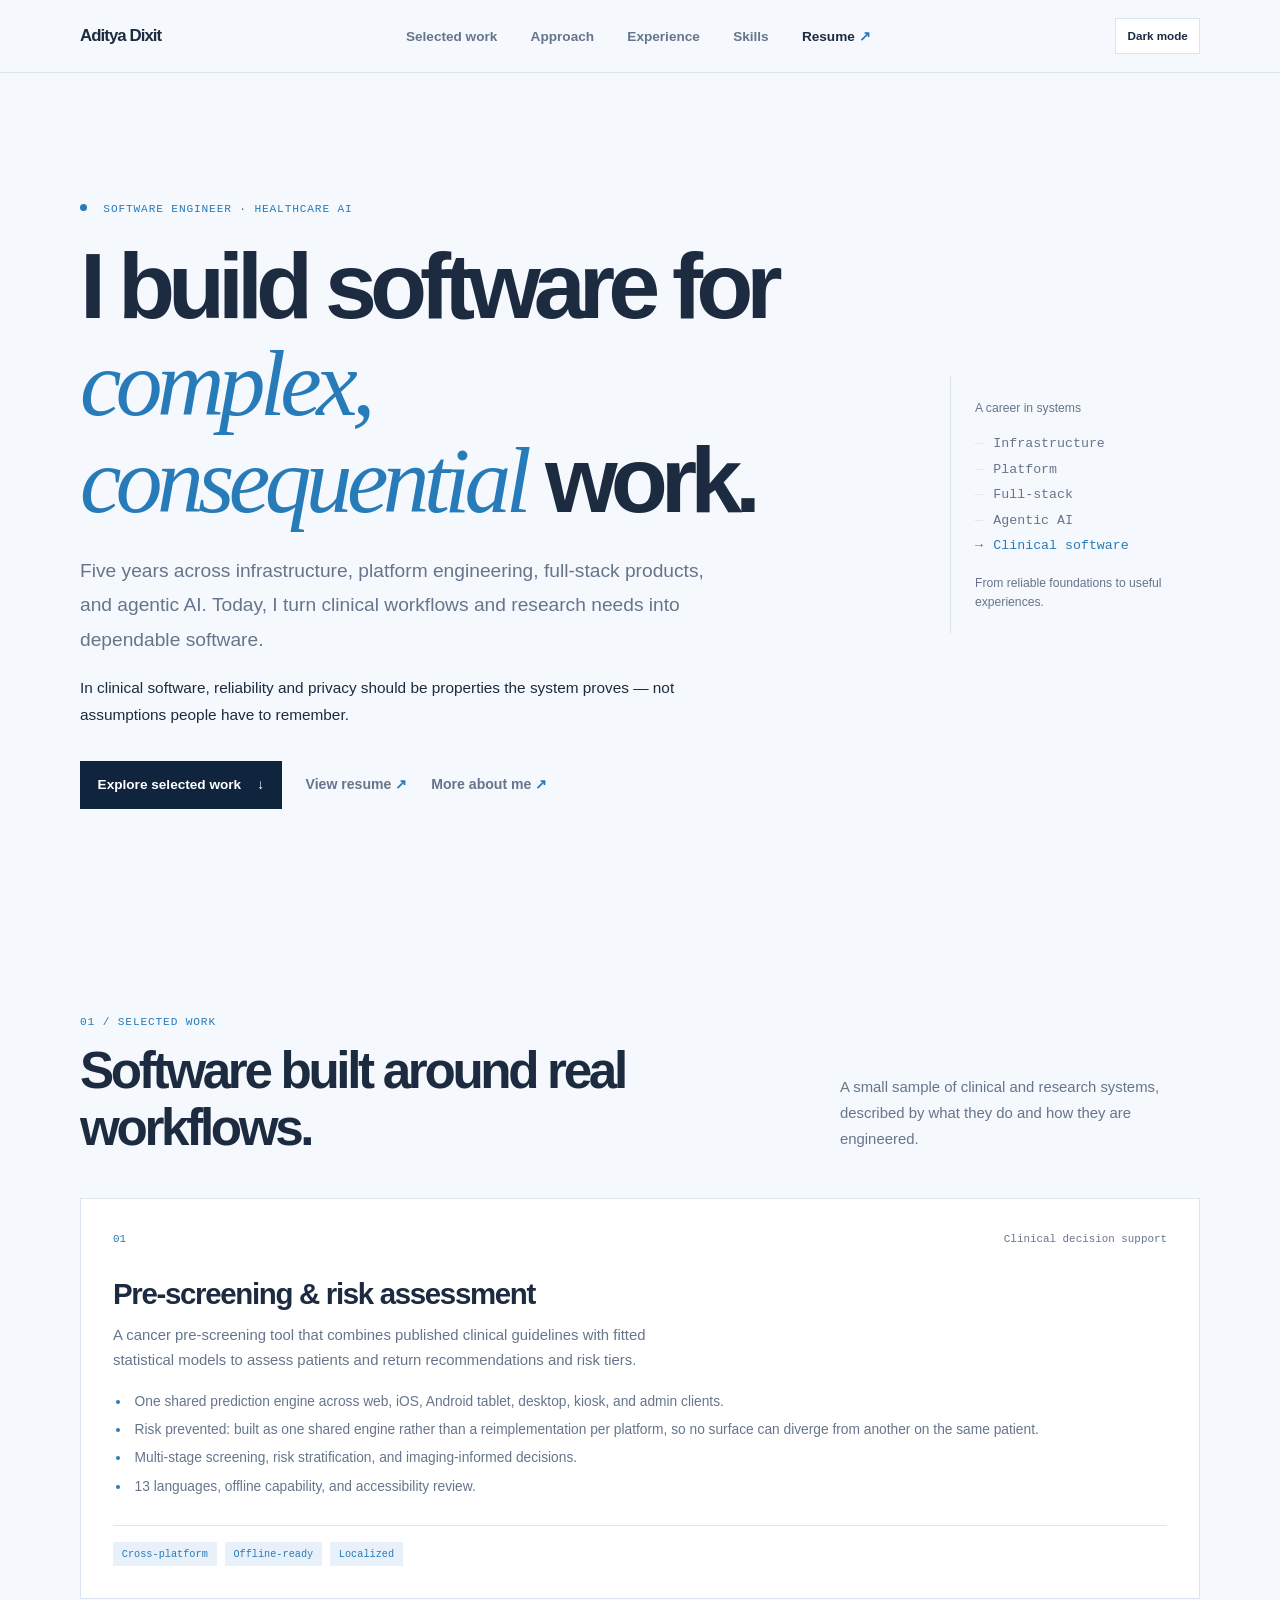
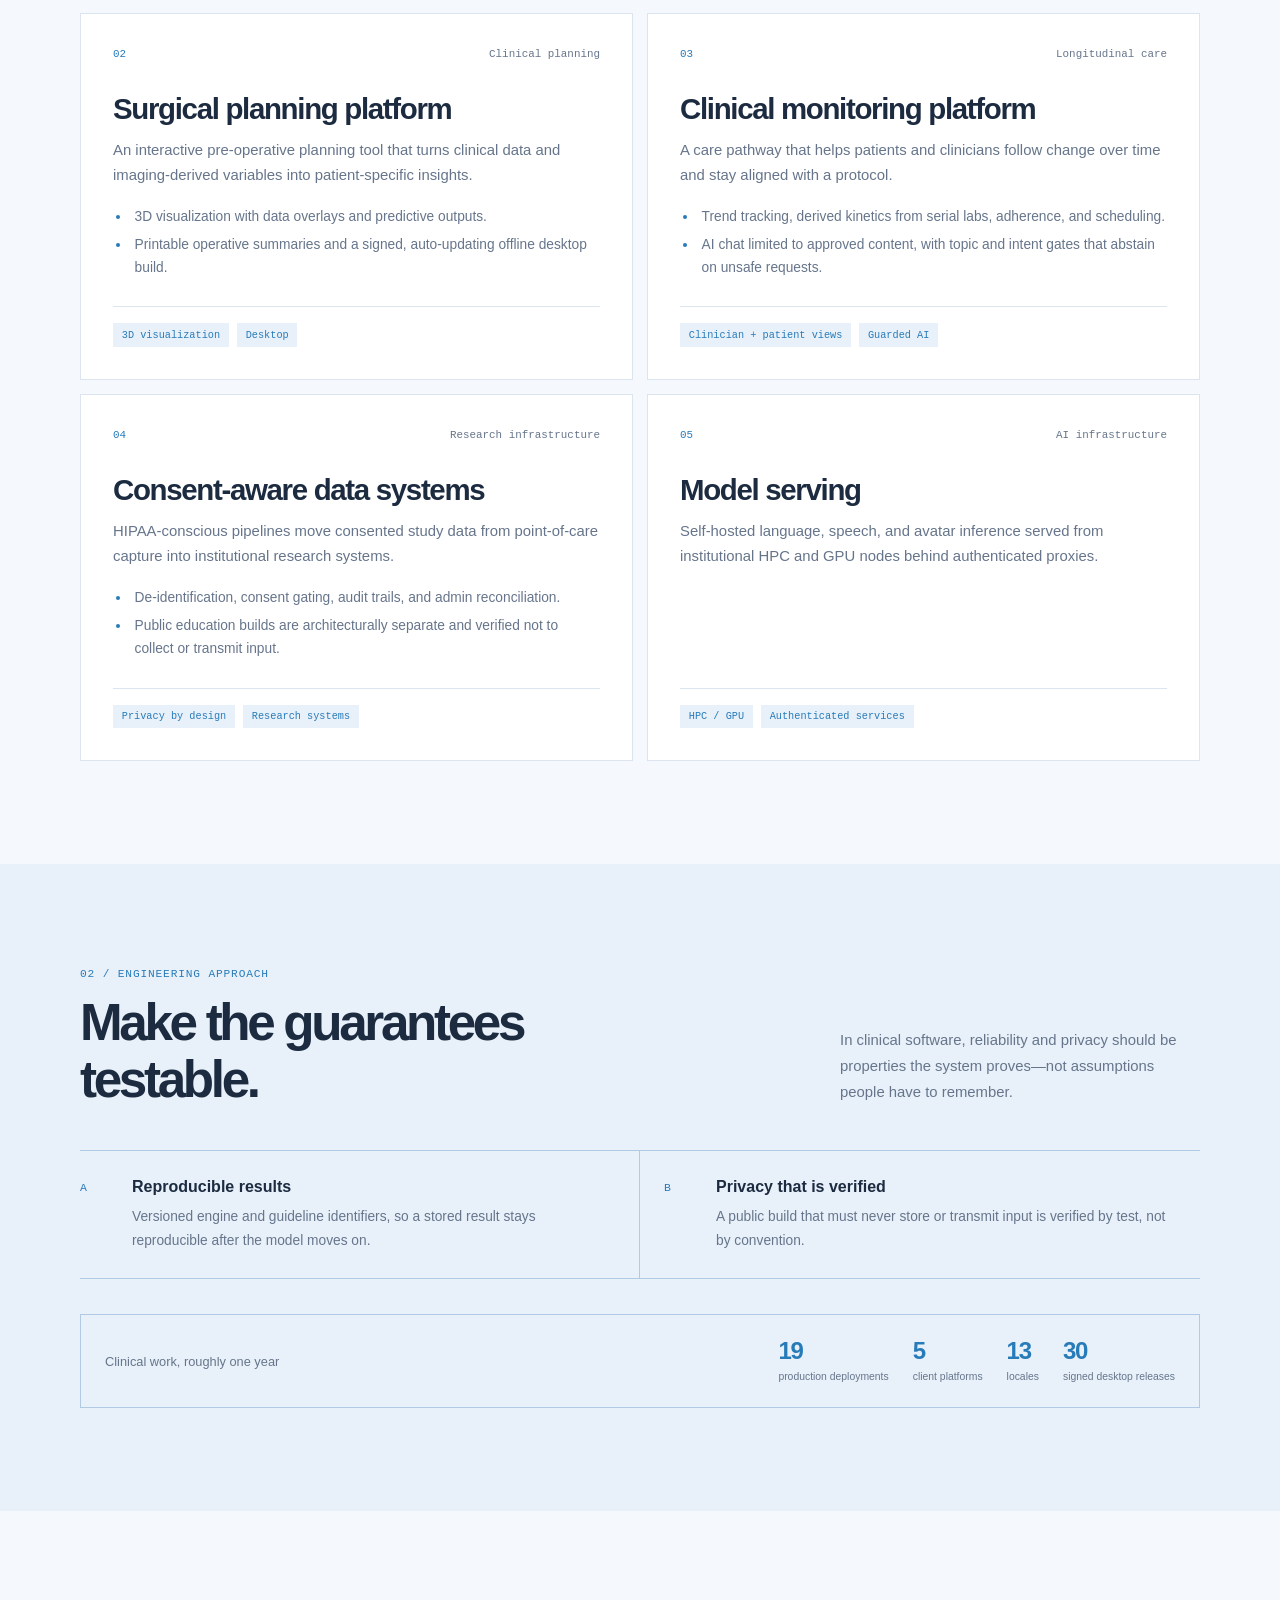
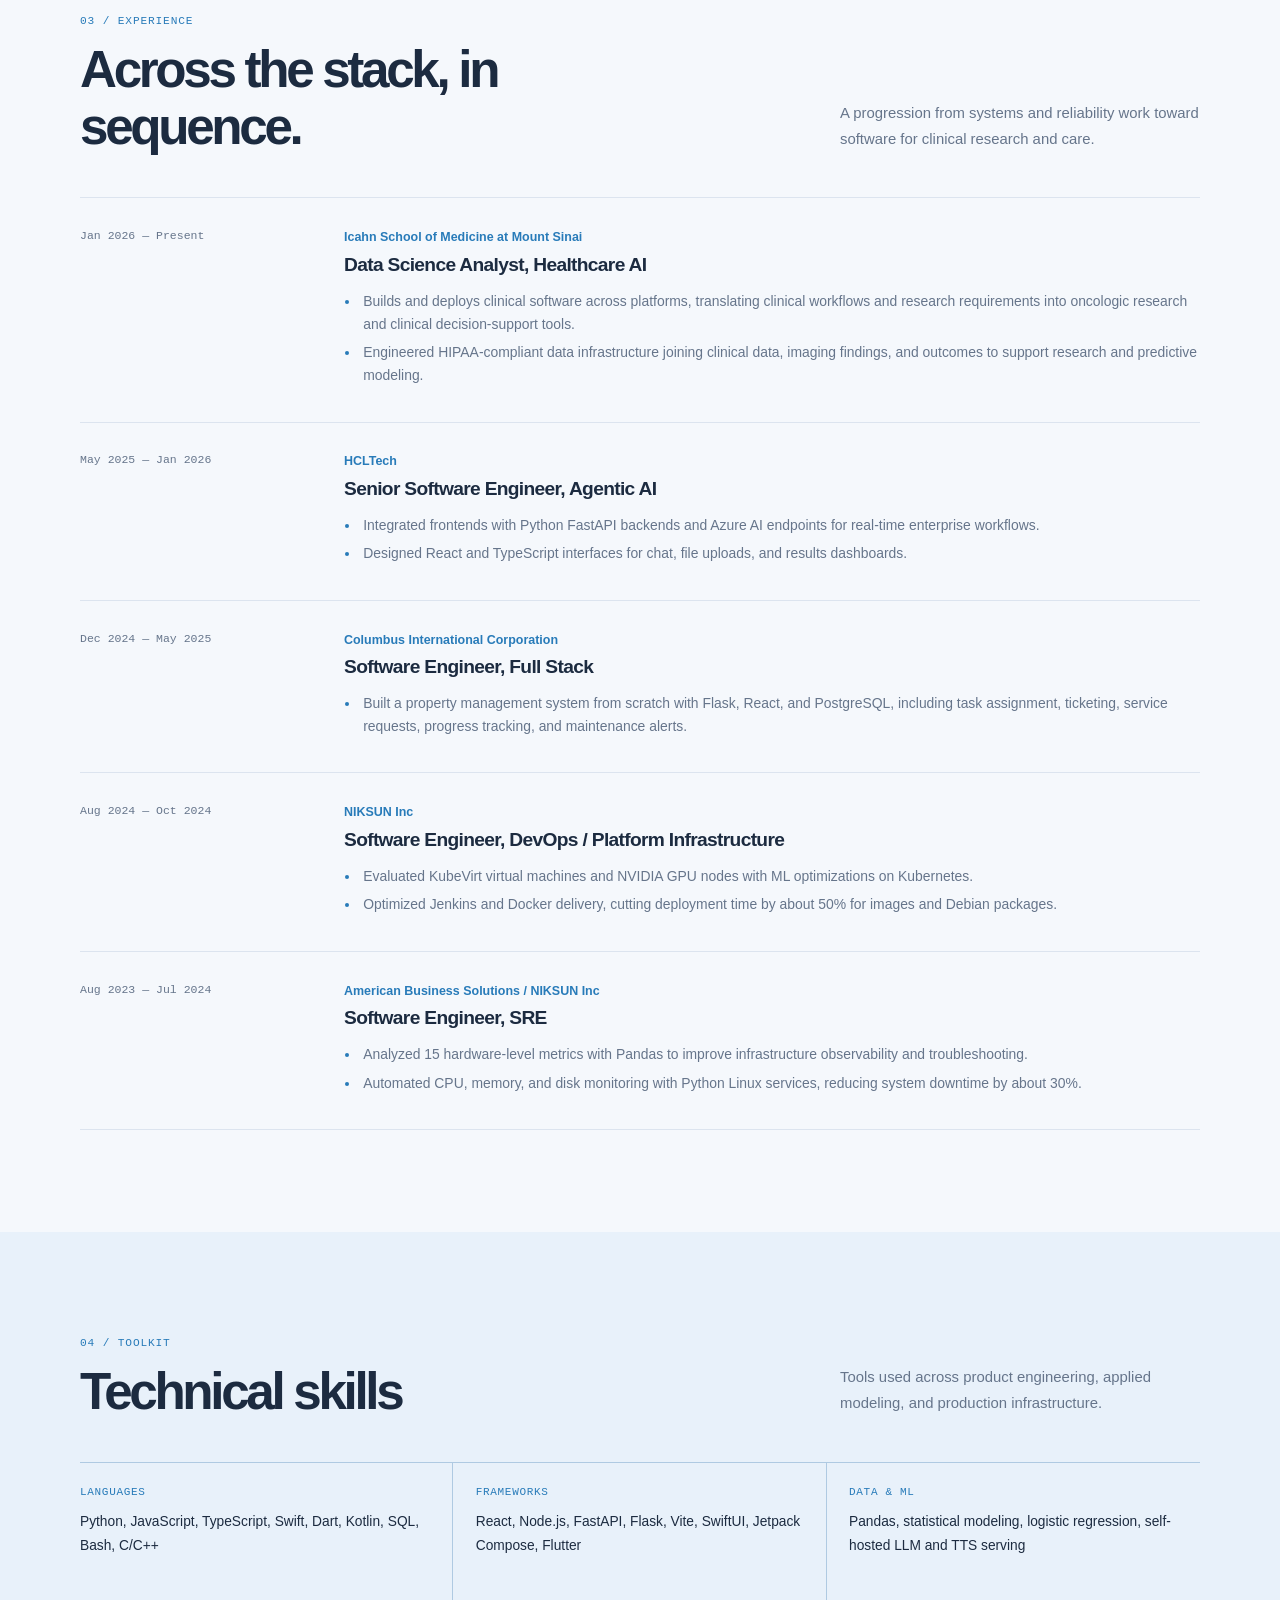
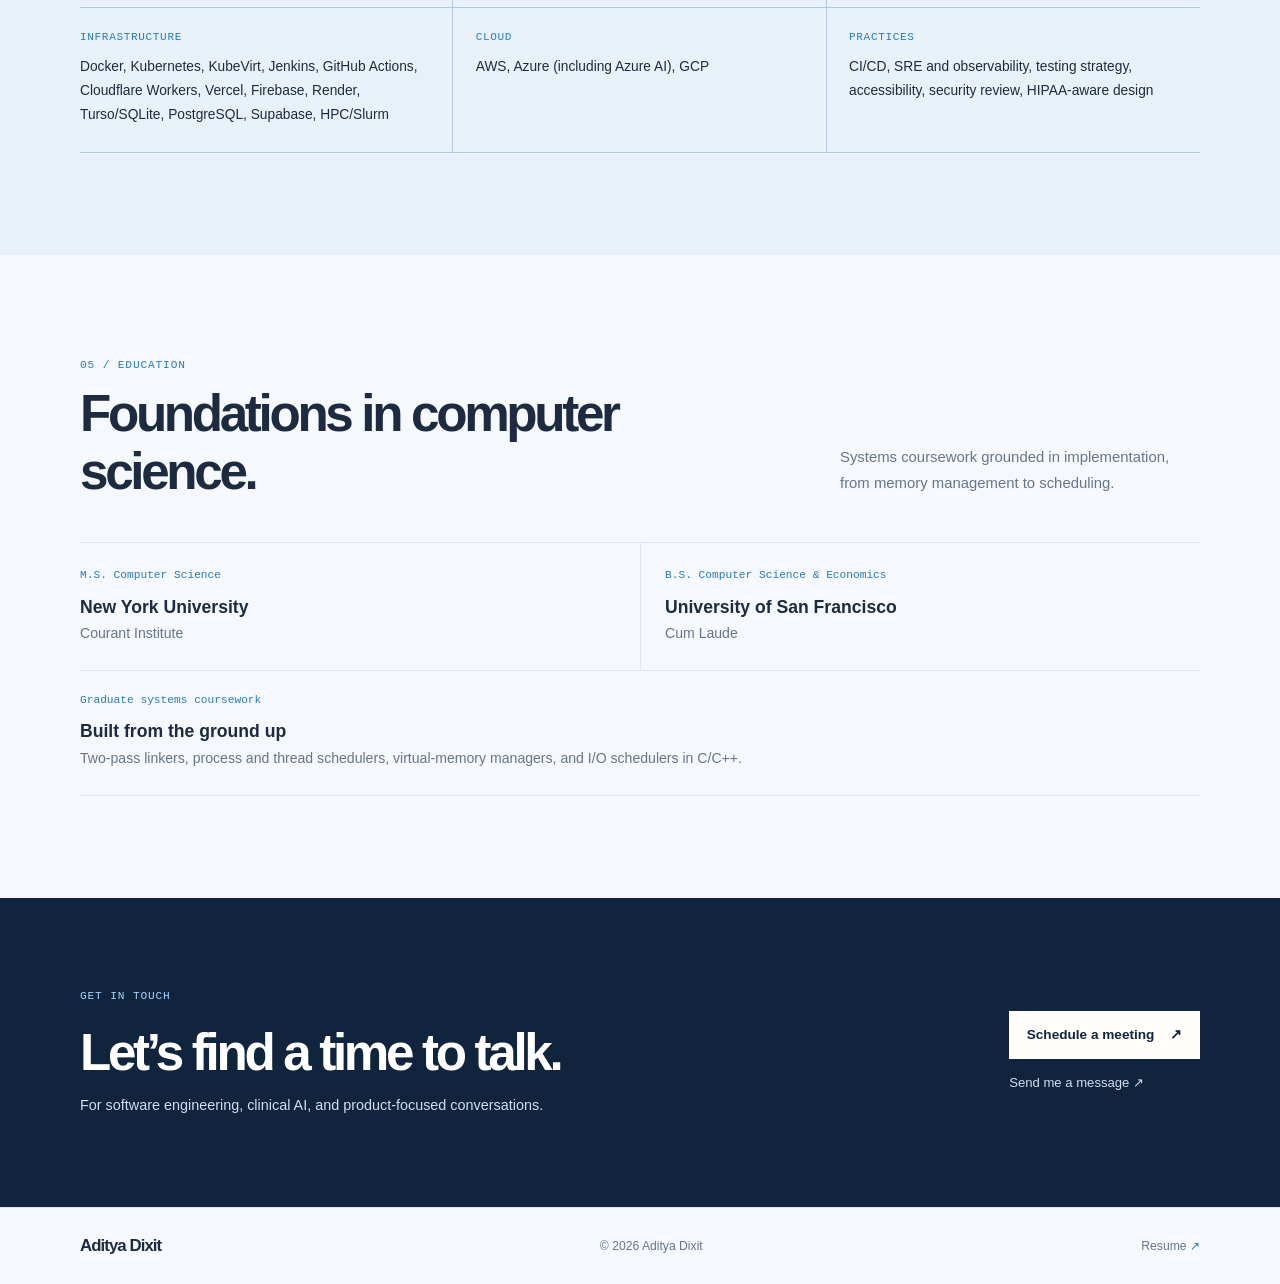
<file: index.html>
<!DOCTYPE html>
<html lang="en">
<head>
  <meta charset="UTF-8" />
  <meta name="viewport" content="width=device-width, initial-scale=1.0" />
  <meta name="theme-color" content="#f5f8fc" />
  <meta name="description" content="Aditya Dixit builds clinical AI systems where reliability and privacy are properties the software proves, not assumptions people remember." />
  <title>Aditya Dixit — Clinical AI Systems</title>
  <script>try{const t=localStorage.getItem('site-theme');if(t==='light'||t==='dark')document.documentElement.dataset.theme=t}catch(e){}</script>
  <link rel="stylesheet" href="styles.css" />
</head>
<body>
  <a class="skip-link" href="#main">Skip to content</a>
  <header class="site-header">
    <nav class="nav" aria-label="Main navigation">
      <a class="wordmark" href="#top" aria-label="Aditya Dixit, home">Aditya Dixit</a>
      <ul class="nav-links" id="nav-links">
        <li><a href="#work">Selected work</a></li><li><a href="#approach">Approach</a></li><li><a href="#experience">Experience</a></li><li><a href="#skills">Skills</a></li><li><a class="resume-link" href="/resume.html">Resume <span aria-hidden="true">↗</span></a></li>
      </ul>
      <div class="nav-tools"><button class="theme-toggle" type="button" data-theme-toggle aria-label="Switch to dark mode" aria-pressed="false">Dark mode</button><button class="nav-toggle" aria-label="Open navigation" aria-expanded="false" aria-controls="nav-links"><span></span><span></span></button></div>
    </nav>
  </header>

  <main id="main">
    <section class="intro section-wrap" id="top">
      <div class="intro-copy">
        <p class="eyebrow"><span class="status-dot"></span> Software engineer · Healthcare AI</p>
        <h1>I build software for <em>complex, consequential</em> work.</h1>
        <p class="intro-lede">Five years across infrastructure, platform engineering, full-stack products, and agentic AI. Today, I turn clinical workflows and research needs into dependable software.</p>
        <p class="intro-thesis">In clinical software, reliability and privacy should be properties the system proves — not assumptions people have to remember.</p>
        <div class="intro-actions"><a class="button button-dark" href="#work">Explore selected work <span aria-hidden="true">↓</span></a><a class="text-link" href="/resume.html">View resume <span aria-hidden="true">↗</span></a><a class="text-link" href="https://adityadixit.com" target="_blank" rel="noopener">More about me <span aria-hidden="true">↗</span></a></div>
      </div>
      <aside class="intro-note" aria-label="Career path">
        <p class="note-label">A career in systems</p>
        <ol class="path-list"><li>Infrastructure</li><li>Platform</li><li>Full-stack</li><li>Agentic AI</li><li class="path-current">Clinical software</li></ol>
        <p class="note-foot">From reliable foundations to useful experiences.</p>
      </aside>
    </section>

    <section class="section-wrap section-block" id="work">
      <header class="section-heading"><div><p class="eyebrow">01 / Selected work</p><h2>Software built around real workflows.</h2></div><p class="section-summary">A small sample of clinical and research systems, described by what they do and how they are engineered.</p></header>
      <div class="work-grid">
        <article class="work-card work-featured"><div class="card-top"><span class="card-index">01</span><span class="card-type">Clinical decision support</span></div><h3>Pre-screening &amp; risk assessment</h3><p>A cancer pre-screening tool that combines published clinical guidelines with fitted statistical models to assess patients and return recommendations and risk tiers.</p><ul class="detail-list"><li>One shared prediction engine across web, iOS, Android tablet, desktop, kiosk, and admin clients.</li><li>Risk prevented: built as one shared engine rather than a reimplementation per platform, so no surface can diverge from another on the same patient.</li><li>Multi-stage screening, risk stratification, and imaging-informed decisions.</li><li>13 languages, offline capability, and accessibility review.</li></ul><div class="card-footer"><span>Cross-platform</span><span>Offline-ready</span><span>Localized</span></div></article>
        <article class="work-card"><div class="card-top"><span class="card-index">02</span><span class="card-type">Clinical planning</span></div><h3>Surgical planning platform</h3><p>An interactive pre-operative planning tool that turns clinical data and imaging-derived variables into patient-specific insights.</p><ul class="detail-list"><li>3D visualization with data overlays and predictive outputs.</li><li>Printable operative summaries and a signed, auto-updating offline desktop build.</li></ul><div class="card-footer"><span>3D visualization</span><span>Desktop</span></div></article>
        <article class="work-card"><div class="card-top"><span class="card-index">03</span><span class="card-type">Longitudinal care</span></div><h3>Clinical monitoring platform</h3><p>A care pathway that helps patients and clinicians follow change over time and stay aligned with a protocol.</p><ul class="detail-list"><li>Trend tracking, derived kinetics from serial labs, adherence, and scheduling.</li><li>AI chat limited to approved content, with topic and intent gates that abstain on unsafe requests.</li></ul><div class="card-footer"><span>Clinician + patient views</span><span>Guarded AI</span></div></article>
        <article class="work-card"><div class="card-top"><span class="card-index">04</span><span class="card-type">Research infrastructure</span></div><h3>Consent-aware data systems</h3><p>HIPAA-conscious pipelines move consented study data from point-of-care capture into institutional research systems.</p><ul class="detail-list"><li>De-identification, consent gating, audit trails, and admin reconciliation.</li><li>Public education builds are architecturally separate and verified not to collect or transmit input.</li></ul><div class="card-footer"><span>Privacy by design</span><span>Research systems</span></div></article>
        <article class="work-card"><div class="card-top"><span class="card-index">05</span><span class="card-type">AI infrastructure</span></div><h3>Model serving</h3><p>Self-hosted language, speech, and avatar inference served from institutional HPC and GPU nodes behind authenticated proxies.</p><div class="card-footer"><span>HPC / GPU</span><span>Authenticated services</span></div></article>
      </div>
    </section>

    <section class="approach-section" id="approach"><div class="section-wrap section-block"><header class="section-heading"><div><p class="eyebrow">02 / Engineering approach</p><h2>Make the guarantees testable.</h2></div><p class="section-summary">In clinical software, reliability and privacy should be properties the system proves—not assumptions people have to remember.</p></header>
      <div class="approach-grid">
        <article class="principle"><span class="principle-number">A</span><div><h3>Reproducible results</h3><p>Versioned engine and guideline identifiers, so a stored result stays reproducible after the model moves on.</p></div></article>
        <article class="principle"><span class="principle-number">B</span><div><h3>Privacy that is verified</h3><p>A public build that must never store or transmit input is verified by test, not by convention.</p></div></article>
      </div>
      <div class="scale-strip"><p>Clinical work, roughly one year</p><div><strong>19</strong><span>production deployments</span></div><div><strong>5</strong><span>client platforms</span></div><div><strong>13</strong><span>locales</span></div><div><strong>30</strong><span>signed desktop releases</span></div></div>
    </div></section>

    <section class="section-wrap section-block" id="experience"><header class="section-heading"><div><p class="eyebrow">03 / Experience</p><h2>Across the stack, in sequence.</h2></div><p class="section-summary">A progression from systems and reliability work toward software for clinical research and care.</p></header>
      <div class="timeline">
        <article class="timeline-item"><div class="timeline-date">Jan 2026 — Present</div><div class="timeline-body"><p class="timeline-company">Icahn School of Medicine at Mount Sinai</p><h3>Data Science Analyst, Healthcare AI</h3><ul><li>Builds and deploys clinical software across platforms, translating clinical workflows and research requirements into oncologic research and clinical decision-support tools.</li><li>Engineered HIPAA-compliant data infrastructure joining clinical data, imaging findings, and outcomes to support research and predictive modeling.</li></ul></div></article>
        <article class="timeline-item"><div class="timeline-date">May 2025 — Jan 2026</div><div class="timeline-body"><p class="timeline-company">HCLTech</p><h3>Senior Software Engineer, Agentic AI</h3><ul><li>Integrated frontends with Python FastAPI backends and Azure AI endpoints for real-time enterprise workflows.</li><li>Designed React and TypeScript interfaces for chat, file uploads, and results dashboards.</li></ul></div></article>
        <article class="timeline-item"><div class="timeline-date">Dec 2024 — May 2025</div><div class="timeline-body"><p class="timeline-company">Columbus International Corporation</p><h3>Software Engineer, Full Stack</h3><ul><li>Built a property management system from scratch with Flask, React, and PostgreSQL, including task assignment, ticketing, service requests, progress tracking, and maintenance alerts.</li></ul></div></article>
        <article class="timeline-item"><div class="timeline-date">Aug 2024 — Oct 2024</div><div class="timeline-body"><p class="timeline-company">NIKSUN Inc</p><h3>Software Engineer, DevOps / Platform Infrastructure</h3><ul><li>Evaluated KubeVirt virtual machines and NVIDIA GPU nodes with ML optimizations on Kubernetes.</li><li>Optimized Jenkins and Docker delivery, cutting deployment time by about 50% for images and Debian packages.</li></ul></div></article>
        <article class="timeline-item"><div class="timeline-date">Aug 2023 — Jul 2024</div><div class="timeline-body"><p class="timeline-company">American Business Solutions / NIKSUN Inc</p><h3>Software Engineer, SRE</h3><ul><li>Analyzed 15 hardware-level metrics with Pandas to improve infrastructure observability and troubleshooting.</li><li>Automated CPU, memory, and disk monitoring with Python Linux services, reducing system downtime by about 30%.</li></ul></div></article>
      </div>
    </section>

    <section class="skills-section" id="skills"><div class="section-wrap section-block"><header class="section-heading"><div><p class="eyebrow">04 / Toolkit</p><h2>Technical skills</h2></div><p class="section-summary">Tools used across product engineering, applied modeling, and production infrastructure.</p></header>
      <div class="skills-grid"><div class="skill-group"><h3>Languages</h3><p>Python, JavaScript, TypeScript, Swift, Dart, Kotlin, SQL, Bash, C/C++</p></div><div class="skill-group"><h3>Frameworks</h3><p>React, Node.js, FastAPI, Flask, Vite, SwiftUI, Jetpack Compose, Flutter</p></div><div class="skill-group"><h3>Data &amp; ML</h3><p>Pandas, statistical modeling, logistic regression, self-hosted LLM and TTS serving</p></div><div class="skill-group"><h3>Infrastructure</h3><p>Docker, Kubernetes, KubeVirt, Jenkins, GitHub Actions, Cloudflare Workers, Vercel, Firebase, Render, Turso/SQLite, PostgreSQL, Supabase, HPC/Slurm</p></div><div class="skill-group"><h3>Cloud</h3><p>AWS, Azure (including Azure AI), GCP</p></div><div class="skill-group"><h3>Practices</h3><p>CI/CD, SRE and observability, testing strategy, accessibility, security review, HIPAA-aware design</p></div></div>
    </div></section>

    <section class="section-wrap section-block education-section" id="education"><header class="section-heading"><div><p class="eyebrow">05 / Education</p><h2>Foundations in computer science.</h2></div><p class="section-summary">Systems coursework grounded in implementation, from memory management to scheduling.</p></header>
      <div class="education-grid"><article><p class="education-degree">M.S. Computer Science</p><h3>New York University</h3><p>Courant Institute</p></article><article><p class="education-degree">B.S. Computer Science &amp; Economics</p><h3>University of San Francisco</h3><p>Cum Laude</p></article><article class="coursework"><p class="education-degree">Graduate systems coursework</p><h3>Built from the ground up</h3><p>Two-pass linkers, process and thread schedulers, virtual-memory managers, and I/O schedulers in C/C++.</p></article></div>
    </section>

    <section class="contact-section" id="contact"><div class="section-wrap contact-inner"><div><p class="eyebrow">Get in touch</p><h2>Let’s find a time to talk.</h2><p>For software engineering, clinical AI, and product-focused conversations.</p></div><div class="contact-actions"><a class="button button-light" href="https://calendly.com/adidix/30min" target="_blank" rel="noopener">Schedule a meeting <span aria-hidden="true">↗</span></a><a class="contact-secondary" href="https://adityadixit.com/contact/" target="_blank" rel="noopener">Send me a message <span aria-hidden="true">↗</span></a></div></div></section>
  </main>
  <footer class="site-footer"><div class="section-wrap footer-inner"><a class="wordmark" href="#top">Aditya Dixit</a><p>© <span id="year"></span> Aditya Dixit</p><a href="/resume.html">Resume <span aria-hidden="true">↗</span></a></div></footer>
  <script src="main.js"></script>
</body>
</html>
</file>
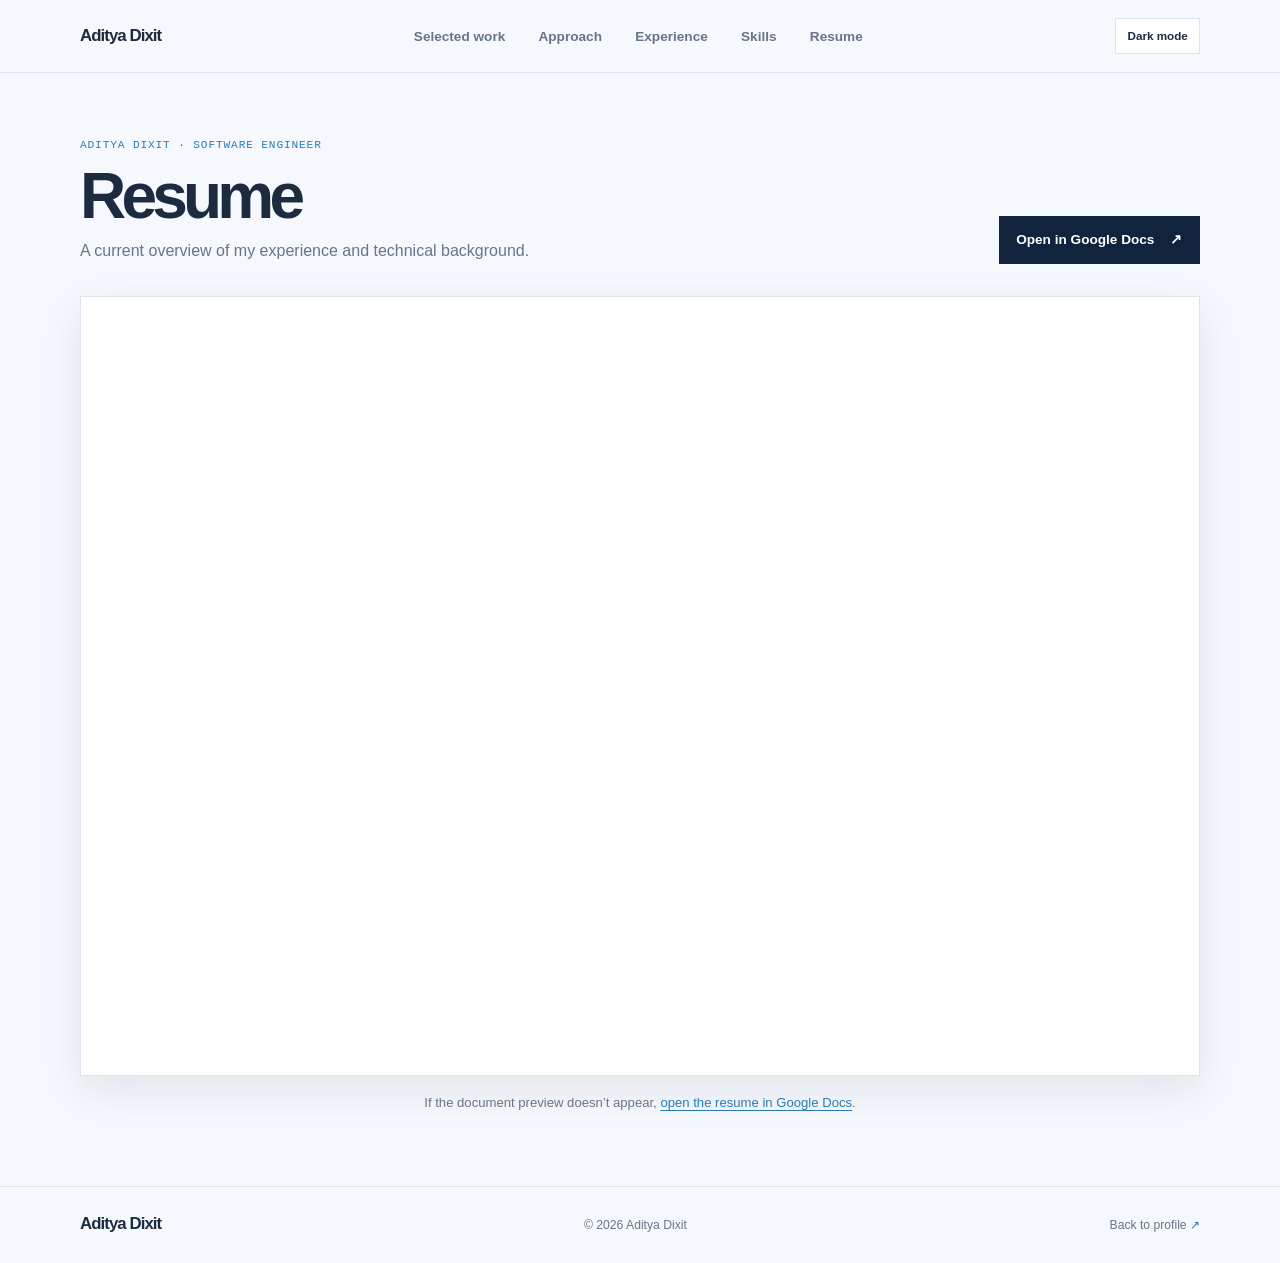
<file: resume.html>
<!DOCTYPE html>
<html lang="en">
<head>
  <meta charset="UTF-8" />
  <meta name="viewport" content="width=device-width, initial-scale=1.0" />
  <meta name="theme-color" content="#f5f8fc" />
  <meta name="description" content="Resume for Aditya Dixit, software engineer working in healthcare AI." />
  <title>Resume · Aditya Dixit</title>
  <script>try{const t=localStorage.getItem('site-theme');if(t==='light'||t==='dark')document.documentElement.dataset.theme=t}catch(e){}</script>
  <link rel="stylesheet" href="styles.css" />
</head>
<body>
  <a class="skip-link" href="#main">Skip to content</a>
  <header class="site-header">
    <nav class="nav" aria-label="Main navigation">
      <a class="wordmark" href="/" aria-label="Aditya Dixit, home">Aditya Dixit</a>
      <ul class="nav-links" id="nav-links">
        <li><a href="/#work">Selected work</a></li>
        <li><a href="/#approach">Approach</a></li>
        <li><a href="/#experience">Experience</a></li>
        <li><a href="/#skills">Skills</a></li>
        <li><a href="/resume.html" aria-current="page">Resume</a></li>
      </ul>
      <div class="nav-tools"><button class="theme-toggle" type="button" data-theme-toggle aria-label="Switch to dark mode" aria-pressed="false">Dark mode</button><button class="nav-toggle" aria-label="Open navigation" aria-expanded="false" aria-controls="nav-links"><span></span><span></span></button></div>
    </nav>
  </header>

  <main id="main" class="section-wrap resume-main">
    <section class="resume-heading">
      <div>
        <p class="eyebrow">Aditya Dixit · Software Engineer</p>
        <h1>Resume</h1>
        <p class="resume-description">A current overview of my experience and technical background.</p>
      </div>
      <a class="button button-dark resume-open" href="https://docs.google.com/document/d/1rHbs2IAb6PIX2VU8KmDwjcn98vWLpDRbY7W3pXLBNvE/edit?usp=sharing" target="_blank" rel="noopener">Open in Google Docs <span aria-hidden="true">↗</span></a>
    </section>

    <div class="resume-embed-wrap">
      <iframe
        class="resume-embed"
        title="Aditya Dixit resume in Google Docs"
        src="https://docs.google.com/document/d/1rHbs2IAb6PIX2VU8KmDwjcn98vWLpDRbY7W3pXLBNvE/preview"
        loading="eager"
        referrerpolicy="strict-origin-when-cross-origin"
        allowfullscreen>
      </iframe>
    </div>
    <p class="resume-fallback">If the document preview doesn’t appear, <a href="https://docs.google.com/document/d/1rHbs2IAb6PIX2VU8KmDwjcn98vWLpDRbY7W3pXLBNvE/edit?usp=sharing" target="_blank" rel="noopener">open the resume in Google Docs</a>.</p>
  </main>

  <footer class="site-footer"><div class="section-wrap footer-inner"><a class="wordmark" href="/">Aditya Dixit</a><p>© <span id="year"></span> Aditya Dixit</p><a href="/">Back to profile <span aria-hidden="true">↗</span></a></div></footer>
  <script src="main.js"></script>
</body>
</html>
</file>
<file: styles.css>
:root {
  color-scheme: light;
  --paper: #f5f8fc;
  --surface: #ffffff;
  --ink: #1c2b40;
  --muted: #66758b;
  --line: #dce4ef;
  --accent: #287bb9;
  --accent-light: #e8f1fa;
  --deep: #10243e;
  --white: #ffffff;
  --serif: 'Iowan Old Style', 'Palatino Linotype', Georgia, serif;
  --sans: 'Avenir Next', Avenir, -apple-system, BlinkMacSystemFont, 'Segoe UI', sans-serif;
  --display: 'Avenir Next', Avenir, -apple-system, BlinkMacSystemFont, 'Segoe UI', sans-serif;
  --mono: 'SFMono-Regular', Consolas, 'Liberation Mono', monospace;
  --page: 1120px;
}
@media (prefers-color-scheme: dark) {
  :root { color-scheme:dark; --paper:#0b1020; --surface:#111936; --ink:#e6edf8; --muted:#9eaacf; --line:#24304f; --accent:#49b3ff; --accent-light:#182647; --deep:#10213d; --white:#ffffff; }
}
:root[data-theme="light"] { color-scheme:light; --paper:#f5f8fc; --surface:#ffffff; --ink:#1c2b40; --muted:#66758b; --line:#dce4ef; --accent:#287bb9; --accent-light:#e8f1fa; --deep:#10243e; --white:#ffffff; }
:root[data-theme="dark"] { color-scheme:dark; --paper:#0b1020; --surface:#111936; --ink:#e6edf8; --muted:#9eaacf; --line:#24304f; --accent:#49b3ff; --accent-light:#182647; --deep:#10213d; --white:#ffffff; }
* { box-sizing: border-box; }
html { scroll-behavior: smooth; scroll-padding-top: 86px; }
body { margin:0; color:var(--ink); background:var(--paper); font:16px/1.65 var(--sans); -webkit-font-smoothing:antialiased; }
a { color:inherit; text-decoration:none; }
a:hover { color:var(--accent); }
button { font:inherit; }
.skip-link { position:fixed; z-index:200; top:10px; left:10px; padding:.6rem 1rem; background:var(--ink); color:var(--paper); transform:translateY(-150%); }
.skip-link:focus { transform:translateY(0); }
.section-wrap { width:min(var(--page), calc(100% - 56px)); margin-inline:auto; }
.site-header { position:sticky; z-index:50; top:0; background:color-mix(in srgb,var(--paper) 92%,transparent); border-bottom:1px solid var(--line); backdrop-filter:blur(16px); }
.nav { width:min(var(--page),calc(100% - 56px)); min-height:72px; margin:auto; display:flex; align-items:center; justify-content:space-between; gap:2rem; }
.nav-tools { display:flex; align-items:center; gap:.6rem; }
.wordmark { font:800 1.05rem/1 var(--display); letter-spacing:-.055em; }
.wordmark span { color:var(--accent); }
.nav-links { display:flex; align-items:center; gap:clamp(1rem,2.6vw,2.2rem); list-style:none; margin:0; padding:0; }
.nav-links a { color:var(--muted); font-size:.85rem; font-weight:600; transition:color .18s ease; }
.nav-links a:hover,.nav-links .resume-link { color:var(--ink); }
.resume-link span { color:var(--accent); }
.theme-toggle { min-height:36px; padding:.45rem .7rem; border:1px solid var(--line); color:var(--ink); background:var(--surface); font-size:.73rem; font-weight:700; cursor:pointer; transition:border-color .18s ease,background .18s ease,color .18s ease; }
.theme-toggle:hover { border-color:var(--accent); color:var(--accent); }
.nav-toggle { display:none; border:0; background:none; color:var(--ink); }
.intro { display:grid; grid-template-columns:minmax(0,1fr) 250px; align-items:center; gap:clamp(3rem,9vw,8rem); padding-block:clamp(5rem,10vw,8.8rem) clamp(5rem,8vw,7rem); }
.intro-copy { max-width:750px; }
.eyebrow { margin:0 0 1.25rem; color:var(--accent); font:500 .7rem/1.5 var(--mono); letter-spacing:.075em; text-transform:uppercase; }
.status-dot { display:inline-block; width:7px; height:7px; margin:0 .55rem .05rem 0; border-radius:50%; background:var(--accent); }
h1,h2,h3,p { margin-top:0; }
h1 { max-width:790px; margin-bottom:1.5rem; font:600 clamp(3rem,7.3vw,6.3rem)/1.035 var(--display); letter-spacing:-.075em; }
h1 em { color:var(--accent); font-family:var(--serif); font-weight:400; letter-spacing:-.06em; }
.intro-lede { max-width:650px; margin-bottom:2rem; color:var(--muted); font-size:clamp(1.02rem,1.6vw,1.2rem); line-height:1.8; }
.intro-thesis { max-width:620px; margin:-.9rem 0 2rem; color:var(--ink); font-size:.96rem; line-height:1.75; }
.intro-actions { display:flex; align-items:center; gap:1.5rem; flex-wrap:wrap; }
.button { min-height:48px; display:inline-flex; align-items:center; justify-content:center; gap:1rem; padding:.72rem 1.1rem; font-size:.85rem; font-weight:700; transition:transform .18s ease,background .18s ease; }
.button:hover { transform:translateY(-2px); text-decoration:none; }
.button-dark { color:#fff; background:var(--deep); }
.button-dark:hover { color:#041021; background:var(--accent); }
.text-link { color:var(--muted); font-size:.88rem; font-weight:600; }
.text-link span { color:var(--accent); }
.intro-note { padding:1.4rem 0 1.4rem 1.5rem; border-left:1px solid var(--line); }
.note-label,.note-foot { color:var(--muted); font-size:.76rem; }
.note-label { margin-bottom:1rem; }
.path-list { display:grid; gap:.35rem; margin:0 0 1.15rem; padding:0; list-style:none; color:var(--muted); font:500 .83rem/1.5 var(--mono); }
.path-list li::before { content:'—'; margin-right:.65rem; color:var(--line); }
.path-list .path-current { color:var(--accent); }
.path-list .path-current::before { content:'→'; color:var(--accent); }
.note-foot { margin:0; line-height:1.55; }
.section-block { padding-block:clamp(4.7rem,8vw,7rem); }
.section-heading { display:flex; align-items:end; justify-content:space-between; gap:3rem; margin-bottom:2.6rem; }
.section-heading .eyebrow { margin-bottom:.7rem; }
.section-heading h2,.contact-inner h2 { max-width:620px; margin:0; font:600 clamp(2rem,4vw,3.25rem)/1.12 var(--display); letter-spacing:-.065em; }
.section-summary { max-width:360px; margin:0 0 .25rem; color:var(--muted); font-size:.93rem; line-height:1.75; }
.work-grid { display:grid; grid-template-columns:repeat(2,minmax(0,1fr)); gap:14px; }
.work-card { display:flex; flex-direction:column; min-height:320px; padding:clamp(1.3rem,2.7vw,2rem); border:1px solid var(--line); background:var(--surface); transition:border-color .2s ease,transform .2s ease; }
.work-card:hover { transform:translateY(-3px); border-color:var(--accent); }
.work-featured { grid-column:span 2; min-height:355px; }
.card-top { display:flex; justify-content:space-between; gap:1rem; margin-bottom:1.8rem; }
.card-index,.card-type { color:var(--muted); font:400 .68rem/1.5 var(--mono); }
.card-index { color:var(--accent); }
.work-card h3 { margin:0 0 .75rem; font:650 clamp(1.35rem,2.3vw,1.85rem)/1.2 var(--display); letter-spacing:-.045em; }
.work-card > p { max-width:70ch; margin-bottom:1rem; color:var(--muted); font-size:.93rem; }
.detail-list { margin:0 0 1.5rem; padding-left:1.1rem; color:var(--muted); font-size:.86rem; }
.detail-list li { padding:.17rem 0 .17rem .25rem; }
.detail-list li::marker { color:var(--accent); }
.card-footer { display:flex; flex-wrap:wrap; gap:.5rem; margin-top:auto; padding-top:1rem; border-top:1px solid var(--line); }
.card-footer span { padding:.28rem .55rem; color:var(--accent); background:var(--accent-light); font:400 .64rem/1.45 var(--mono); }
.approach-section,.skills-section { background:var(--accent-light); }
.approach-grid { display:grid; grid-template-columns:repeat(2,minmax(0,1fr)); border-top:1px solid color-mix(in srgb,var(--accent) 25%,var(--line)); }
.principle { display:grid; grid-template-columns:36px 1fr; gap:1rem; padding:1.55rem 1.5rem 1.55rem 0; border-bottom:1px solid color-mix(in srgb,var(--accent) 25%,var(--line)); }
.principle:nth-child(odd) { border-right:1px solid color-mix(in srgb,var(--accent) 25%,var(--line)); }
.principle:nth-child(even) { padding-left:1.5rem; }
.principle-number { padding-top:.15rem; color:var(--accent); font:400 .72rem/1.5 var(--mono); }
.principle h3 { margin:0 0 .4rem; font:650 1rem/1.4 var(--display); }
.principle p { margin:0; color:var(--muted); font-size:.86rem; line-height:1.75; }
.scale-strip { display:flex; align-items:center; justify-content:space-between; gap:1.5rem; margin-top:2.2rem; padding:1.4rem 1.5rem; border:1px solid color-mix(in srgb,var(--accent) 25%,var(--line)); }
.scale-strip > p { flex:1; margin:0; color:var(--muted); font-size:.8rem; }
.scale-strip div { display:grid; gap:.1rem; }
.scale-strip strong { color:var(--accent); font:600 1.5rem/1.2 var(--display); letter-spacing:-.05em; }
.scale-strip span { color:var(--muted); font-size:.65rem; }
.timeline { border-top:1px solid var(--line); }
.timeline-item { display:grid; grid-template-columns:200px 1fr; gap:clamp(1.5rem,5vw,4.5rem); padding:1.8rem 0; border-bottom:1px solid var(--line); }
.timeline-date { color:var(--muted); font:400 .72rem/1.6 var(--mono); }
.timeline-company { margin-bottom:.25rem; color:var(--accent); font-size:.78rem; font-weight:700; }
.timeline-body h3 { margin:0 0 .75rem; font:650 1.2rem/1.35 var(--display); letter-spacing:-.035em; }
.timeline-body ul { margin:0; padding-left:1rem; color:var(--muted); font-size:.87rem; }
.timeline-body li { margin:.35rem 0; padding-left:.2rem; }
.timeline-body li::marker { color:var(--accent); }
.skills-grid { display:grid; grid-template-columns:repeat(3,minmax(0,1fr)); border-top:1px solid color-mix(in srgb,var(--accent) 25%,var(--line)); }
.skill-group { min-height:145px; padding:1.35rem 1.4rem 1.3rem 0; border-bottom:1px solid color-mix(in srgb,var(--accent) 25%,var(--line)); }
.skill-group:not(:nth-child(3n)) { border-right:1px solid color-mix(in srgb,var(--accent) 25%,var(--line)); }
.skill-group:not(:nth-child(3n+1)) { padding-left:1.4rem; }
.skill-group h3 { margin:0 0 .55rem; color:var(--accent); font:500 .69rem/1.5 var(--mono); text-transform:uppercase; letter-spacing:.06em; }
.skill-group p { margin:0; color:var(--ink); font-size:.86rem; line-height:1.75; }
.education-grid { display:grid; grid-template-columns:1fr 1fr; border-top:1px solid var(--line); }
.education-grid article { padding:1.5rem 1.5rem 1.5rem 0; border-bottom:1px solid var(--line); }
.education-grid article:nth-child(even) { padding-left:1.5rem; border-left:1px solid var(--line); }
.education-degree { margin:0 0 .7rem; color:var(--accent); font:400 .7rem/1.5 var(--mono); }
.education-grid h3 { margin:0 0 .2rem; font:650 1.1rem/1.4 var(--display); }
.education-grid article > p:last-child { margin:0; color:var(--muted); font-size:.88rem; }
.education-grid .coursework { grid-column:span 2; padding-top:1.3rem; border-left:0; }
.contact-section { background:var(--deep); color:#fff; }
.contact-inner { display:flex; align-items:center; justify-content:space-between; gap:3rem; padding-block:clamp(3.7rem,7vw,5.8rem); }
.contact-inner .eyebrow { color:#a4d2ff; }
.contact-inner h2 { margin-bottom:.75rem; }
.contact-inner p:not(.eyebrow) { max-width:520px; margin:0; color:#d2deef; font-size:.9rem; }
.contact-actions { display:grid; justify-items:start; gap:.8rem; flex:0 0 auto; }
.button-light { color:var(--deep); background:#fffefa; }
.button-light:hover { color:var(--deep); background:#d9e9f8; }
.contact-secondary { color:#d2deef; font-size:.82rem; }
.contact-secondary:hover { color:#fff; }
.site-footer { border-top:1px solid var(--line); }
.footer-inner { display:flex; min-height:76px; align-items:center; justify-content:space-between; gap:1rem; }
.footer-inner p,.footer-inner > a:last-child { margin:0; color:var(--muted); font-size:.76rem; }
.footer-inner .wordmark { color:var(--ink); }
.footer-inner > a:last-child span { color:var(--accent); }
.resume-main { padding-top:clamp(2.7rem,5vw,4.5rem); padding-bottom:4.5rem; }
.resume-heading { display:flex; align-items:end; justify-content:space-between; gap:2rem; margin-bottom:2rem; }
.resume-heading .eyebrow { margin-bottom:.6rem; }
.resume-heading h1 { margin:0 0 .5rem; font-size:clamp(2.7rem,5vw,4rem); }
.resume-description { margin:0; color:var(--muted); }
.resume-open { flex-shrink:0; }
.resume-embed-wrap { width:100%; height:max(780px,min(1180px,calc(100vh - 130px))); overflow:hidden; border:1px solid var(--line); background:var(--surface); box-shadow:0 14px 40px rgba(22,46,75,.09); }
.resume-embed { display:block; width:100%; height:100%; border:0; background:var(--surface); }
.resume-fallback { margin:1rem 0 0; color:var(--muted); text-align:center; font-size:.82rem; }
.resume-fallback a { color:var(--accent); text-decoration:underline; text-underline-offset:3px; }
:focus-visible { outline:3px solid var(--accent); outline-offset:4px; }
@media (prefers-reduced-motion:reduce) { *,*::before,*::after { scroll-behavior:auto!important; transition:none!important; } }
@media (max-width:760px) {
  .section-wrap,.nav { width:min(100% - 40px,var(--page)); }
  .nav { min-height:64px; }
  .nav-toggle { display:grid; gap:5px; padding:.5rem; cursor:pointer; }
  .nav-toggle span { width:21px; height:1.5px; background:var(--ink); }
  .nav-links { position:absolute; top:calc(100% + 1px); left:0; right:0; display:none; align-items:stretch; gap:0; padding:.4rem 20px 1rem; background:var(--paper); border-bottom:1px solid var(--line); }
  .nav-links.is-open { display:grid; }
  .nav-links li a { display:block; padding:.75rem 0; }
  .nav-tools .theme-toggle { min-height:34px; padding:.38rem .55rem; font-size:.68rem; }
  .intro { grid-template-columns:1fr; gap:2.5rem; padding-block:5rem 4.5rem; }
  .intro-note { max-width:460px; }
  .section-heading { display:block; }
  .section-summary { margin-top:1rem; }
  .resume-heading { align-items:flex-start; flex-direction:column; }
  .timeline-item { grid-template-columns:140px 1fr; gap:1.5rem; }
  .skills-grid { grid-template-columns:repeat(2,minmax(0,1fr)); }
  .skill-group:not(:nth-child(3n)) { border-right:0; }
  .skill-group:not(:nth-child(3n+1)) { padding-left:0; }
  .skill-group:nth-child(odd) { border-right:1px solid color-mix(in srgb,var(--accent) 25%,var(--line)); }
  .skill-group:nth-child(even) { padding-left:1.2rem; }
  .contact-inner { align-items:flex-start; flex-direction:column; gap:1.6rem; }
}
@media (max-width:520px) {
  body { font-size:15px; }
  .section-wrap,.nav { width:calc(100% - 36px); }
  h1 { font-size:clamp(2.8rem,14vw,4rem); }
  .section-block { padding-block:4.2rem; }
  .work-grid,.approach-grid,.education-grid { grid-template-columns:1fr; }
  .work-featured { grid-column:auto; }
  .work-card { min-height:0; }
  .principle,.principle:nth-child(even) { padding:1.25rem 0; border-right:0; }
  .scale-strip { display:grid; grid-template-columns:1fr 1fr; }
  .scale-strip > p { grid-column:span 2; }
  .timeline-item { grid-template-columns:1fr; gap:.35rem; padding:1.3rem 0; }
  .timeline-date { order:0; }
  .education-grid article,.education-grid article:nth-child(even),.education-grid .coursework { grid-column:auto; padding:1.2rem 0; border-left:0; }
  .skills-grid { grid-template-columns:1fr; }
  .skill-group,.skill-group:nth-child(odd),.skill-group:nth-child(even) { min-height:0; padding:1.1rem 0; border-right:0; }
  .footer-inner { min-height:70px; }
  .resume-main { padding-top:2.5rem; }
  .resume-embed-wrap { height:82vh; min-height:720px; }
}
</file>
